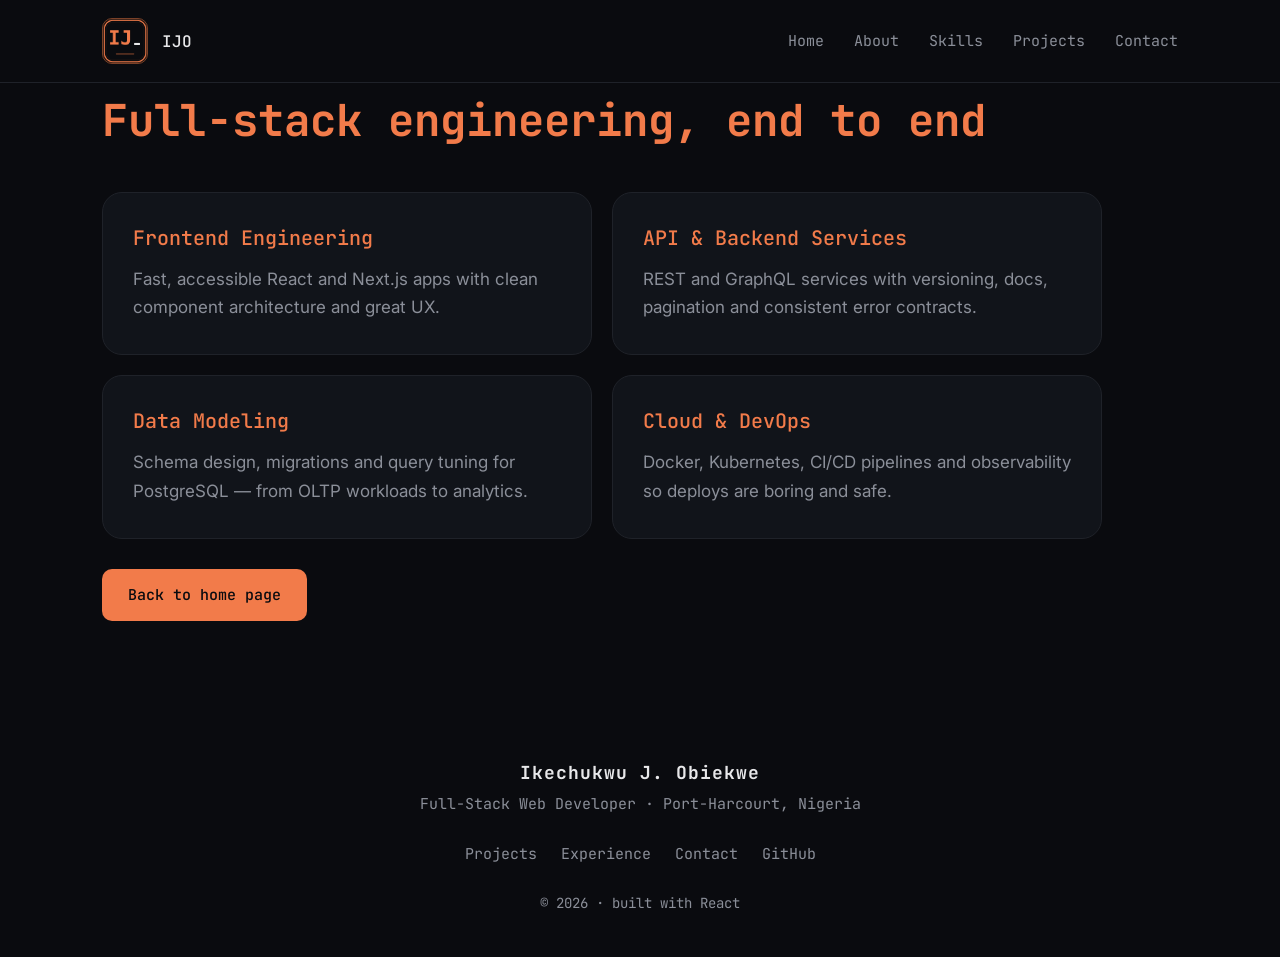
<file: about.html>
<!DOCTYPE html>
<html lang="en">

<head>
    <meta charset="UTF-8">
    <meta name="viewport" content="width=device-width, initial-scale=1.0">
    <title>About page</title>

    <link rel="preconnect" href="https://fonts.googleapis.com">
    <link rel="preconnect" href="https://fonts.gstatic.com" crossorigin>
    <link
        href="https://fonts.googleapis.com/css2?family=Inter:wght@400;500&family=JetBrains+Mono:wght@400;500;700&display=swap"
        rel="stylesheet">

    <link rel="stylesheet" href="/about.css">
    <link rel="stylesheet" href="style.css">
    <link rel="shortcut icon" href="/images/favicon.ico" type="">
</head>

<body>
    <!-- navbar -->
     <header class="navbar">
        <div class="brand">
            <div class="brand-icon"><img src="/images/favicon.png" alt="Ikechukwu"></div>
            <span>IJO</span>
        </div>

        <nav class="nav-links" id="navLinks">
            <a href="/index.html">Home</a>
            <a href="/about.html">About</a>
            <a href="/skills.html">Skills</a>
            <a href="/project.html">Projects</a>
            <a href="/contact.html">Contact</a>
        </nav>

        <button class="menu-btn" id="menuBtn" aria-label="Menu">
            <span></span>
            <span></span>
            <span></span>
        </button>
    </header>

    <!-- what i do -->
    <section class="services" id="about">
        <div class="services-inner">
            <!-- <p class="eyebrow">// WHAT I DO</p> -->

            <h2>Full-stack engineering, end to end</h2>

            <div class="cards">
                <div class="card">
                    <h3>Frontend Engineering</h3>
                    <p>Fast, accessible React and Next.js apps with clean component architecture and great UX.</p>
                </div>

                <div class="card">
                    <h3>API &amp; Backend Services</h3>
                    <p>REST and GraphQL services with versioning, docs, pagination and consistent error contracts.</p>
                </div>

                <div class="card">
                    <h3>Data Modeling</h3>
                    <p>Schema design, migrations and query tuning for PostgreSQL — from OLTP workloads to analytics.</p>
                </div>

                <div class="card">
                    <h3>Cloud &amp; DevOps</h3>
                    <p>Docker, Kubernetes, CI/CD pipelines and observability so deploys are boring and safe.</p>
                </div>
            </div>
        </div>

        <div class="about-button">
          <a href="/index.html" class="btn btn-orange">Back to home page</a>  
        </div>
    </section>

    <footer class="footer">
        <p class="footer-name">Ikechukwu J. Obiekwe</p>
        <p class="footer-role">Full-Stack Web Developer · Port-Harcourt, Nigeria</p>

        <div class="footer-links">
            <a href="/project.html">Projects</a>
            <a href="#">Experience</a>
            <a href="/contact.html">Contact</a>
            <a href="#">GitHub</a>
        </div>

        <p class="footer-copy">© 2026 · built with React</p>
    </footer>

    <script src="/about.js"></script>

</body>

</html>
</file>
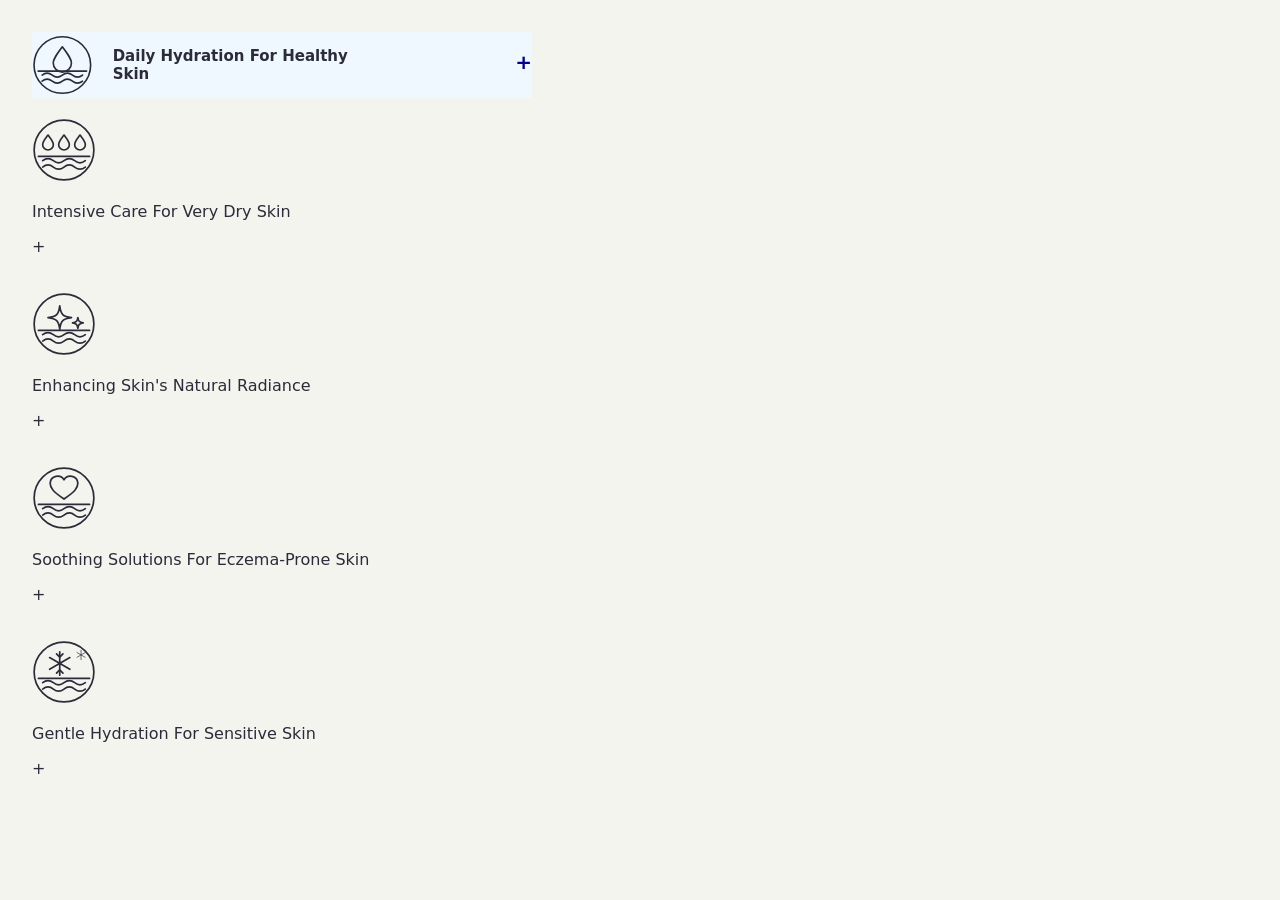
<file: amaka.html>
<!doctype html>
<html lang="en">

<head>
    <meta charset="utf-8">
    <meta name="viewport" content="width=device-width,initial-scale=1">
    <title>Badge icons</title>
    <link rel="stylesheet" href="/amaka.css">
</head>

<body>
    <section class="row">

        <div class="daily">
            <svg xmlns="http://www.w3.org/2000/svg" viewBox="0 0 60 60" width="64" height="64" fill="none"
                stroke="currentColor" stroke-width="1.6" stroke-linecap="round" stroke-linejoin="round" role="img"
                aria-label="Moisture">
                <circle cx="30" cy="30" r="28" />
                <path d="M6 36h48" />
                <path d="M30 12c-6 8-9 12-9 16a9 9 0 0 0 18 0c0-4-3-8-9-16z" />
                <path d="M10 40q5-4 10 0t10 0t10 0t10 0" />
                <path d="M10 46q5-4 10 0t10 0t10 0t10 0" />
            </svg>
            <p>Daily Hydration For Healthy Skin</p>
            <p class="plusi">+</p>
        </div>

        <div class="intensive">
            <svg xmlns="http://www.w3.org/2000/svg" viewBox="0 0 60 60" width="64" height="64" fill="none"
                stroke="currentColor" stroke-width="1.6" stroke-linecap="round" stroke-linejoin="round" role="img"
                aria-label="Deep moisture">
                <circle cx="30" cy="30" r="28" />
                <path d="M6 36h48" />
                <path d="M15 16c-3 4-5 6-5 9a5 5 0 0 0 10 0c0-3-2-5-5-9z" />
                <path d="M30 16c-3 4-5 6-5 9a5 5 0 0 0 10 0c0-3-2-5-5-9z" />
                <path d="M45 16c-3 4-5 6-5 9a5 5 0 0 0 10 0c0-3-2-5-5-9z" />
                <path d="M10 40q5-4 10 0t10 0t10 0t10 0" />
                <path d="M10 46q5-4 10 0t10 0t10 0t10 0" />
            </svg>
            <p>Intensive Care For Very Dry Skin</p>
            <p>+</p>
        </div>

        <div class="enhancing">
            <svg xmlns="http://www.w3.org/2000/svg" viewBox="0 0 60 60" width="64" height="64" fill="none"
                stroke="currentColor" stroke-width="1.6" stroke-linecap="round" stroke-linejoin="round" role="img"
                aria-label="Glow">
                <circle cx="30" cy="30" r="28" />
                <path d="M6 36h48" />
                <path d="M26 13c1 8 3 10 11 11-8 1-10 3-11 11-1-8-3-10-11-11 8-1 10-3 11-11z" />
                <path d="M43 24c.5 3.5 1.5 4.5 5 5-3.5.5-4.5 1.5-5 5-.5-3.5-1.5-4.5-5-5 3.5-.5 4.5-1.5 5-5z" />
                <path d="M10 40q5-4 10 0t10 0t10 0t10 0" />
                <path d="M10 46q5-4 10 0t10 0t10 0t10 0" />
            </svg>
            <p>Enhancing Skin's Natural Radiance</p>
            <p>+</p>
        </div>

        <div class="soothing">
            <svg xmlns="http://www.w3.org/2000/svg" viewBox="0 0 60 60" width="64" height="64" fill="none"
                stroke="currentColor" stroke-width="1.6" stroke-linecap="round" stroke-linejoin="round" role="img"
                aria-label="Care">
                <circle cx="30" cy="30" r="28" />
                <path d="M6 36h48" />
                <path d="M30 31c-10-7-13-10-13-15a7 7 0 0 1 13-3 7 7 0 0 1 13 3c0 5-3 8-13 15z" />
                <path d="M10 40q5-4 10 0t10 0t10 0t10 0" />
                <path d="M10 46q5-4 10 0t10 0t10 0t10 0" />
            </svg>
            <p>Soothing Solutions For Eczema-Prone Skin</p>
            <p>+</p>
        </div>

        <div class="gentle">
            <svg xmlns="http://www.w3.org/2000/svg" viewBox="0 0 60 60" width="64" height="64" fill="none"
                stroke="currentColor" stroke-width="1.6" stroke-linecap="round" stroke-linejoin="round" role="img"
                aria-label="Cool">
                <circle cx="30" cy="30" r="28" />
                <path d="M6 36h48" />
                <g transform="translate(26 22)">
                    <path d="M0-11v22M-9.5-5.5l19 11M-9.5 5.5l19-11" />
                    <path d="M-3-9L0-6l3-3M-3 9L0 6l3 3" />
                </g>
                <g transform="translate(46 14) scale(.4)">
                    <path d="M0-11v22M-9.5-5.5l19 11M-9.5 5.5l19-11" />
                </g>
                <path d="M10 40q5-4 10 0t10 0t10 0t10 0" />
                <path d="M10 46q5-4 10 0t10 0t10 0t10 0" />
            </svg>
            <p>Gentle Hydration For Sensitive Skin</p>
            <p>+</p>
        </div>

    </section>
</body>

</html>
</file>
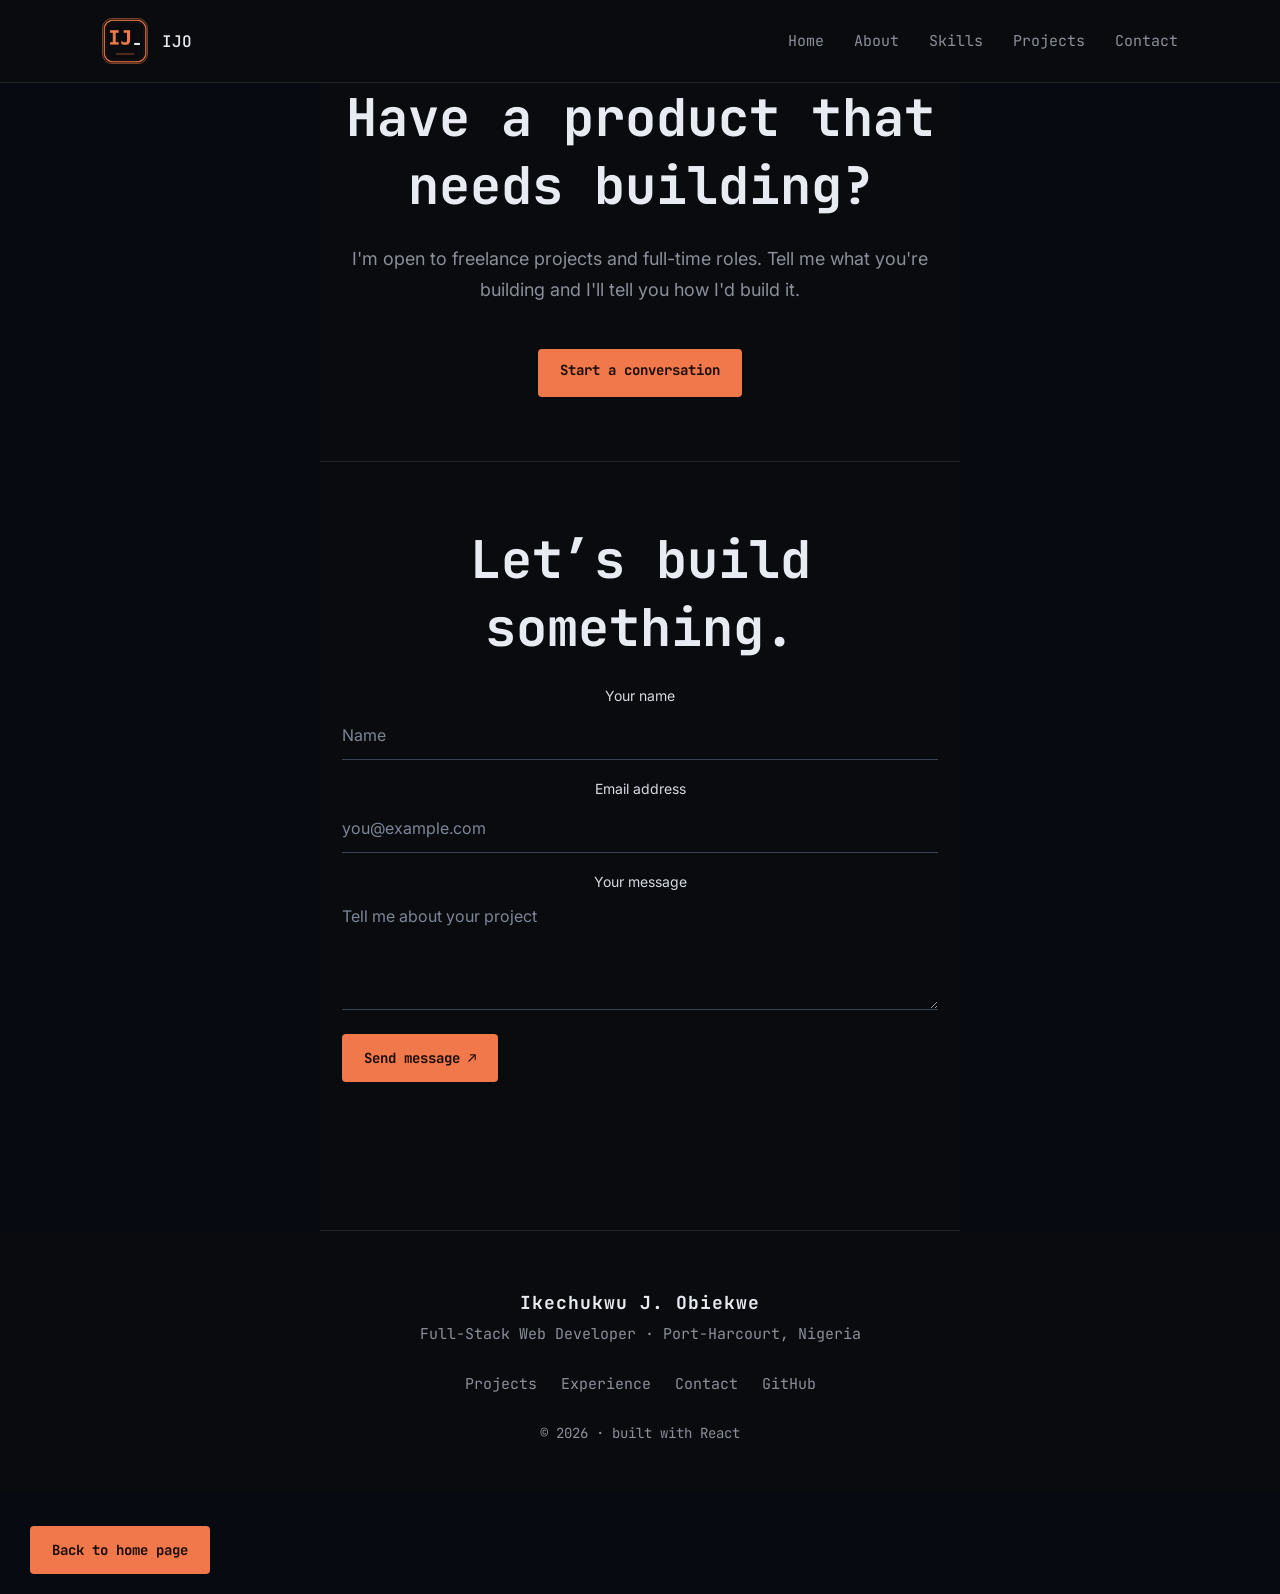
<file: contact.html>
<!DOCTYPE html>
<html lang="en">

<head>
    <meta charset="UTF-8">
    <meta name="viewport" content="width=device-width, initial-scale=1.0">
    <title>Contact | Ikechukwu</title>

    <link rel="preconnect" href="https://fonts.googleapis.com">
    <link rel="preconnect" href="https://fonts.gstatic.com" crossorigin>
    <link
        href="https://fonts.googleapis.com/css2?family=Inter:wght@400;500&family=JetBrains+Mono:wght@400;500;700&display=swap"
        rel="stylesheet">

    <link rel="stylesheet" href="/style.css">
    <link rel="stylesheet" href="/contact.css">
    <link rel="stylesheet" href="/contactform.css">
    <link rel="shortcut icon" href="/images/favicon.ico" type="">
</head>

<body>
    <!-- navbar -->
    <header class="navbar">
        <div class="brand">
            <div class="brand-icon"><img src="/images/favicon.png" alt="Ikechukwu"></div>
            <span>IJO</span>
        </div>

        <nav class="nav-links" id="navLinks">
            <a href="/index.html">Home</a>
            <a href="/about.html">About</a>
            <a href="/skills.html">Skills</a>
            <a href="/project.html">Projects</a>
            <a href="/contact.html">Contact</a>
        </nav>

        <button class="menu-btn" id="menuBtn" aria-label="Menu">
            <span></span>
            <span></span>
            <span></span>
        </button>
    </header>

    <section class="contact" id="contact">
        <div class="contact-inner">
            <!-- <p class="eyebrow">// NEXT STEP</p> -->

            <h2>Have a product that needs building?</h2>

            <p>I'm open to freelance projects and full-time roles. Tell me what you're building and I'll tell you how
                I'd build it.</p>

            <a href="mailto:yourname@email.com" class="btn btn-orange">Start a conversation</a>
        </div>
    </section>

    <section class="contact" id="contact">
        <!-- <p class="eyebrow">// Contact</p> -->
        <h2>Let’s build something.</h2>

        <form class="form" id="contact-form" novalidate>
            <div class="field">
                <label for="contact-name">Your name</label>
                <input id="contact-name" name="name" type="text" placeholder="Name" autocomplete="name" required>
            </div>

            <div class="field">
                <label for="contact-email">Email address</label>
                <input id="contact-email" name="email" type="email" placeholder="you@example.com" autocomplete="email"
                    required>
            </div>

            <div class="field">
                <label for="contact-message">Your message</label>
                <textarea id="contact-message" name="message" rows="3" placeholder="Tell me about your project"
                    required></textarea>
            </div>

            <button class="btn" type="submit">Send message <span aria-hidden="true">↗</span></button>

            <p class="status" id="form-status" aria-live="polite"></p>
        </form>
    </section>


    <!-- footer -->
    <footer class="footer">
        <p class="footer-name">Ikechukwu J. Obiekwe</p>
        <p class="footer-role">Full-Stack Web Developer · Port-Harcourt, Nigeria</p>

        <div class="footer-links">
            <a href="/project.html">Projects</a>
            <a href="#">Experience</a>
            <a href="/contact.html">Contact</a>
            <a href="#">GitHub</a>
        </div>

        <p class="footer-copy">© 2026 · built with React</p>
    </footer>

    <div class="skill-buttonlast">
        <a href="/index.html" class="btn btn-orange">Back to home page</a>
    </div>

    <script src="/contact.js"></script>
    <script src="/contactform.js"></script>

</body>

</html>
</file>
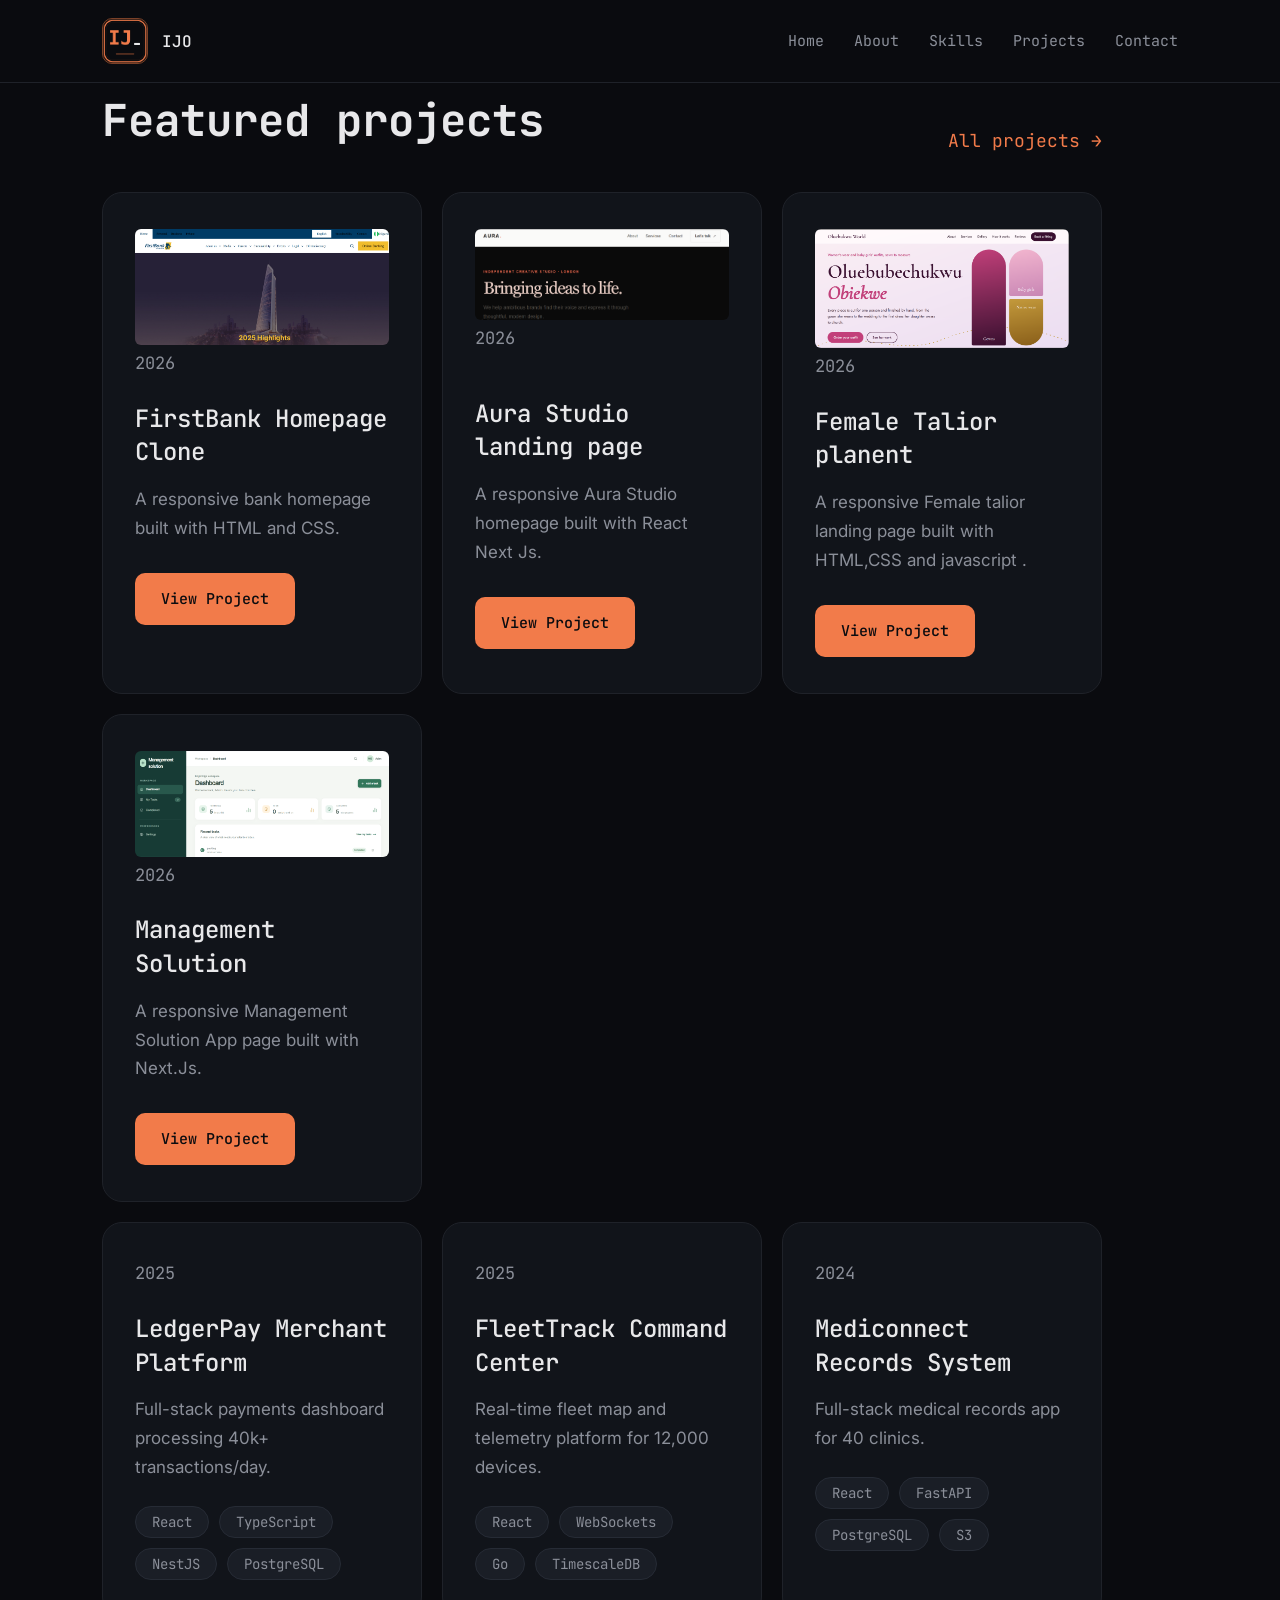
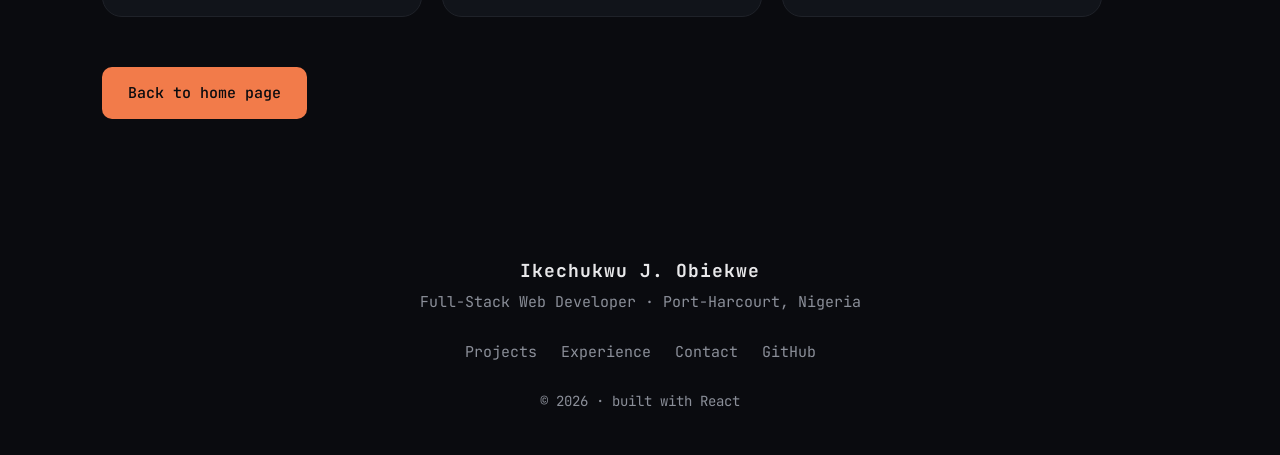
<file: project.html>
<!DOCTYPE html>
<html lang="en">

<head>
    <meta charset="UTF-8">
    <meta name="viewport" content="width=device-width, initial-scale=1.0">
    <title>Projects | Ikechukwu</title>

    <link rel="preconnect" href="https://fonts.googleapis.com">
    <link rel="preconnect" href="https://fonts.gstatic.com" crossorigin>
    <link
        href="https://fonts.googleapis.com/css2?family=Inter:wght@400;500&family=JetBrains+Mono:wght@400;500;700&display=swap"
        rel="stylesheet">

    <link rel="stylesheet" href="style.css">
    <link rel="stylesheet" href="/project.css">
    <link rel="shortcut icon" href="/images/favicon.ico" type="">
</head>

<body>
    <!-- navbar -->
    <header class="navbar">
        <div class="brand">
            <div class="brand-icon"><img src="/images/favicon.png" alt="logo"></div>
            <span>IJO</span>
        </div>

        <nav class="nav-links" id="navLinks">
            <a href="/index.html">Home</a>
            <a href="/about.html">About</a>
            <a href="/skills.html">Skills</a>
            <a href="/project.html">Projects</a>
            <a href="/contact.html">Contact</a>
        </nav>

        <button class="menu-btn" id="menuBtn" aria-label="Menu">
            <span></span>
            <span></span>
            <span></span>
        </button>
    </header>

    <!-- featured projects -->
    <section class="projects" id="projects">
        <div class="projects-inner">

            <div class="projects-top">
                <div>
                    <!-- <p class="eyebrow">// SELECTED WORK</p> -->
                    <h2>Featured projects</h2>
                </div>
                <a href="#" class="all-projects">All projects →</a>
            </div>


            <div class="projects-grid">
                <div class="project-card">

                    <img src="/images/first bank page screenshot.png" alt="FirstBank homepage clone">

                    <p class="project-year">2026</p>
                    <h3>FirstBank Homepage Clone</h3>

                    <p>A responsive bank homepage built with HTML and CSS.</p>

                    <div class="project-button">
                        <a href="https://first-bank-clone-five.vercel.app/" target="_blank" class="btn btn-orange">View
                            Project</a>
                    </div>

                </div>


                <div class="project-card5">

                    <img src="/images/aura pic.png" alt="Aura Studio." class="aura-pic">

                    <p class="project-year">2026</p>
                    <br>
                    <h3>Aura Studio landing page</h3>

                    <p>A responsive Aura Studio homepage built with React Next Js.</p>

                    <div class="project-button">
                        <a href="https://aura-studio-2lj4.vercel.app" target="_blank" class="btn btn-orange">View
                            Project</a>
                    </div>

                </div>

                <div class="project-card">

                    <img src="/images/talior screenshot.png">

                    <p class="project-year">2026</p>
                    <h3> Female Talior planent</h3>

                    <p>A responsive Female talior landing page built with HTML,CSS and javascript .</p>

                    <div class="project-button">
                        <a href="https://talior-studio-1yvd.vercel.app" target="_blank" class="btn btn-orange">View
                            Project</a>
                    </div>

                </div>

            </div>

            <div class="projects-grid">
                <div class="project-card">

                    <img src="/images/management solution.png">

                    <p class="project-year">2026</p>
                    <h3> Management Solution</h3>

                    <p>A responsive  Management Solution App page built with Next.Js.</p>

                    <div class="project-button">
                        <a href="https://management-solution.vercel.app" target="_blank" class="btn btn-orange">View
                            Project</a>
                    </div>

                </div>

            </div>

            <div class="projects-grid">

                <div class="project-card">
                    <p class="project-year">2025</p>
                    <h3>LedgerPay Merchant Platform</h3>
                    <p>Full-stack payments dashboard processing 40k+ transactions/day.</p>
                    <div class="tags">
                        <span class="tag">React</span>
                        <span class="tag">TypeScript</span>
                        <span class="tag">NestJS</span>
                        <span class="tag">PostgreSQL</span>
                    </div>
                </div>

                <div class="project-card">
                    <p class="project-year">2025</p>
                    <h3>FleetTrack Command Center</h3>
                    <p>Real-time fleet map and telemetry platform for 12,000 devices.</p>
                    <div class="tags">
                        <span class="tag">React</span>
                        <span class="tag">WebSockets</span>
                        <span class="tag">Go</span>
                        <span class="tag">TimescaleDB</span>
                    </div>
                </div>

                <div class="project-card">
                    <p class="project-year">2024</p>
                    <h3>Mediconnect Records System</h3>
                    <p>Full-stack medical records app for 40 clinics.</p>
                    <div class="tags">
                        <span class="tag">React</span>
                        <span class="tag">FastAPI</span>
                        <span class="tag">PostgreSQL</span>
                        <span class="tag">S3</span>
                    </div>
                </div>
            </div>

        </div>


        <div class="project-button">
            <a href="/index.html" class="btn btn-orange">Back to home page</a>
        </div>
    </section>

    <footer class="footer">
        <p class="footer-name">Ikechukwu J. Obiekwe</p>
        <p class="footer-role">Full-Stack Web Developer · Port-Harcourt, Nigeria</p>

        <div class="footer-links">
            <a href="/project.html">Projects</a>
            <a href="#">Experience</a>
            <a href="/contact.html">Contact</a>
            <a href="#">GitHub</a>
        </div>

        <p class="footer-copy">© 2026 · built with React</p>
    </footer>

    <script src="/project.js"></script>

</body>

</html>
</file>
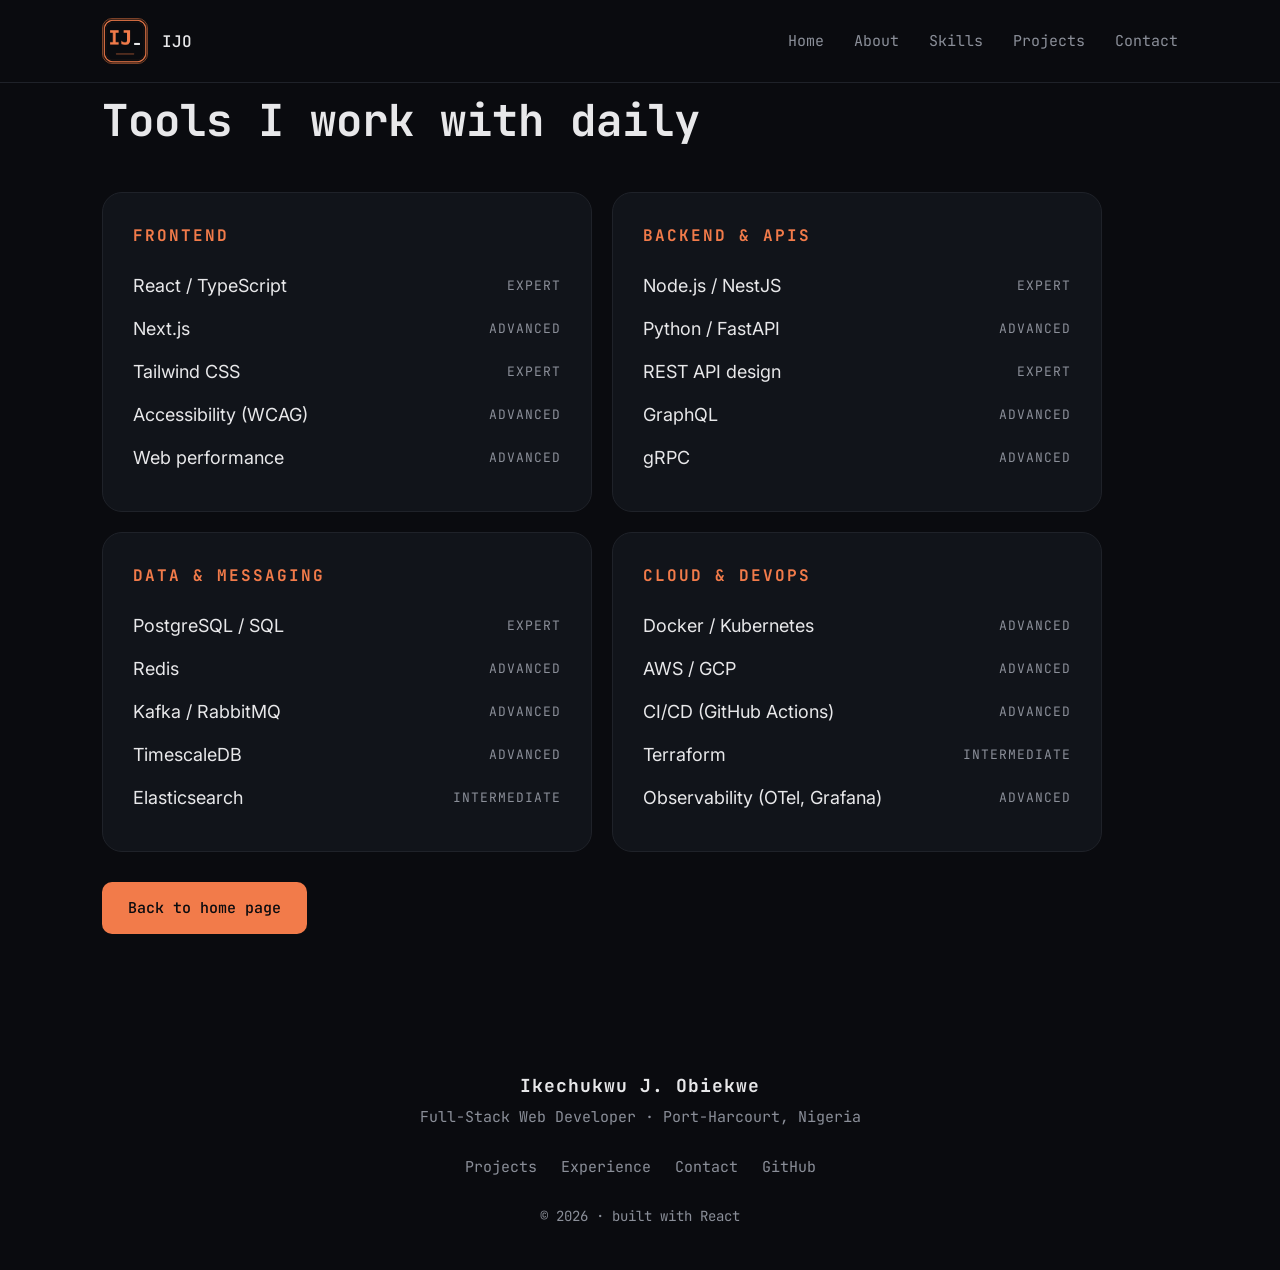
<file: skills.html>
<!DOCTYPE html>
<html lang="en">

<head>
        <meta charset="UTF-8">
        <meta name="viewport" content="width=device-width, initial-scale=1.0">
        <title>Tech Stack | Ikechukwu</title>

        <link rel="preconnect" href="https://fonts.googleapis.com">
        <link rel="preconnect" href="https://fonts.gstatic.com" crossorigin>
        <link href="https://fonts.googleapis.com/css2?family=Inter:wght@400;500&family=JetBrains+Mono:wght@400;500;700&display=swap"
                rel="stylesheet">

        <link rel="stylesheet" href="/skills.css">
        <link rel="stylesheet" href="/style.css">
        <link rel="shortcut icon" href="/images/favicon.ico" type="">
</head>

<body>
        <!-- navbar -->
        <header class="navbar">
                <div class="brand">
                        <div class="brand-icon"><img src="/images/favicon.png" alt="Ikechukwu"></div>
                        <span>IJO</span>
                </div>

                <nav class="nav-links" id="navLinks">
                        <a href="/index.html">Home</a>
                        <a href="/about.html">About</a>
                        <a href="/skills.html">Skills</a>
                        <a href="/project.html">Projects</a>
                        <a href="/contact.html">Contact</a>
                </nav>

                <button class="menu-btn" id="menuBtn" aria-label="Menu">
                        <span></span>
                        <span></span>
                        <span></span>
                </button>
        </header>

        <!-- tech stack -->
        <section class="tech" id="skills">
                <div class="tech-inner">
                        <!-- <p class="eyebrow">// TECH STACK</p> -->

                        <h2>Tools I work with daily</h2>

                        <div class="tech-grid">

                                <div class="tech-card">
                                        <h3>Frontend</h3>
                                        <div class="tech-row"><span class="tech-name">React / TypeScript</span><span
                                                        class="tech-level">Expert</span></div>
                                        <div class="tech-row"><span class="tech-name">Next.js</span><span
                                                        class="tech-level">Advanced</span>
                                        </div>
                                        <div class="tech-row"><span class="tech-name">Tailwind CSS</span><span
                                                        class="tech-level">Expert</span></div>
                                        <div class="tech-row"><span class="tech-name">Accessibility (WCAG)</span><span
                                                        class="tech-level">Advanced</span></div>
                                        <div class="tech-row"><span class="tech-name">Web performance</span><span
                                                        class="tech-level">Advanced</span></div>
                                </div>

                                <div class="tech-card">
                                        <h3>Backend &amp; APIs</h3>
                                        <div class="tech-row"><span class="tech-name">Node.js / NestJS</span><span
                                                        class="tech-level">Expert</span></div>
                                        <div class="tech-row"><span class="tech-name">Python / FastAPI</span><span
                                                        class="tech-level">Advanced</span></div>
                                        <div class="tech-row"><span class="tech-name">REST API design</span><span
                                                        class="tech-level">Expert</span></div>
                                        <div class="tech-row"><span class="tech-name">GraphQL</span><span
                                                        class="tech-level">Advanced</span>
                                        </div>
                                        <div class="tech-row"><span class="tech-name">gRPC</span><span
                                                        class="tech-level">Advanced</span>
                                        </div>
                                </div>

                                <div class="tech-card">
                                        <h3>Data &amp; Messaging</h3>
                                        <div class="tech-row"><span class="tech-name">PostgreSQL / SQL</span><span
                                                        class="tech-level">Expert</span></div>
                                        <div class="tech-row"><span class="tech-name">Redis</span><span
                                                        class="tech-level">Advanced</span>
                                        </div>
                                        <div class="tech-row"><span class="tech-name">Kafka / RabbitMQ</span><span
                                                        class="tech-level">Advanced</span></div>
                                        <div class="tech-row"><span class="tech-name">TimescaleDB</span><span
                                                        class="tech-level">Advanced</span></div>
                                        <div class="tech-row"><span class="tech-name">Elasticsearch</span><span
                                                        class="tech-level">Intermediate</span></div>
                                </div>

                                <div class="tech-card">
                                        <h3>Cloud &amp; DevOps</h3>
                                        <div class="tech-row"><span class="tech-name">Docker / Kubernetes</span><span
                                                        class="tech-level">Advanced</span></div>
                                        <div class="tech-row"><span class="tech-name">AWS / GCP</span><span
                                                        class="tech-level">Advanced</span></div>
                                        <div class="tech-row"><span class="tech-name">CI/CD (GitHub Actions)</span><span
                                                        class="tech-level">Advanced</span></div>
                                        <div class="tech-row"><span class="tech-name">Terraform</span><span
                                                        class="tech-level">Intermediate</span></div>
                                        <div class="tech-row"><span class="tech-name">Observability (OTel,
                                                        Grafana)</span><span class="tech-level">Advanced</span></div>
                                </div>

                        </div>
                </div>

                <div class="skill-button">
                        <a href="/index.html" class="btn btn-orange">Back to home page</a>
                </div>
        </section>

        <footer class="footer">
        <p class="footer-name">Ikechukwu J. Obiekwe</p>
        <p class="footer-role">Full-Stack Web Developer · Port-Harcourt, Nigeria</p>

        <div class="footer-links">
            <a href="/project.html">Projects</a>
            <a href="#">Experience</a>
            <a href="/contact.html">Contact</a>
            <a href="#">GitHub</a>
        </div>

        <p class="footer-copy">© 2026 · built with React</p>
    </footer>

        <script src="/skills.js"></script>

</body>
</file>
<file: about.css>
/* WHAT I DO */
.services {
    padding: 90px 24px 70px;
    background: #0a0b0f;
}

.services-inner {
    max-width: 1000px;
    margin: 0 auto;
}

.services h2 {
    font-family: "JetBrains Mono", monospace;
    font-size: 34px;
    line-height: 1.4;
    font-weight: 700;
    margin-bottom: 40px;
    color: #f27b4a;
}

.cards {
    display: flex;
    flex-direction: column;
    gap: 20px;
}

.card {
    padding: 32px 30px;
    background: #11141a;
    border: 1px solid #1f2229;
    border-radius: 20px;
    transition: 0.3s;
}

.card:hover {
    border-color: #7a4128;
    box-shadow: 0 0 40px rgba(242, 123, 74, 0.15);
}

.card h3 {
    font-family: "JetBrains Mono", monospace;
    color: #f27b4a;
    font-size: 20px;
    font-weight: 500;
    margin-bottom: 14px;
}

.card p {
    color: #8b8f99;
    font-size: 17px;
    line-height: 1.7;
    margin: 0;
}

.about-button{
    display: flex;
    margin-top: 30px;
}

.footer {
    padding: 50px 24px 45px;
    background: #0a0b0f;
    text-align: center;
    font-family: "JetBrains Mono", monospace;
}

.footer-name {
    font-size: 18px;
    font-weight: 700;
    letter-spacing: 1px;
    margin-bottom: 10px;
}

.footer-role {
    font-size: 15px;
    color: #8b8f99;
    margin-bottom: 30px;
}

.footer-links {
    display: flex;
    justify-content: center;
    flex-wrap: wrap;
    gap: 14px 24px;
    margin-bottom: 30px;
}

.footer-links a {
    color: #8b8f99;
    text-decoration: none;
    font-size: 15px;
}

.footer-links a:hover {
    color: #f27b4a;
}

.footer-copy {
    font-size: 14px;
    color: #8b8f99;
}


@media (min-width: 800px) {
    .services {
        padding: 90px 8%;
    }

    .services-inner {
        margin: 0;
    }

    .services h2 {
        font-size: 44px;
    }

    .cards {
        display: grid;
        grid-template-columns: 1fr 1fr;
    }
}

/* DESKTOP */
@media (min-width: 800px) {
    .navbar {
        padding: 18px 8%;
    }

    .menu-btn {
        display: none;
    }

    .nav-links {
        display: flex;
        flex-direction: row;
        position: static;
        border: none;
        padding: 0;
        gap: 30px;
    }

    .hero {
        padding: 110px 8% 110px;
    }

    .hero-inner {
        margin: 0;
    }

    .hero h1 {
        font-size: 64px;
    }
}
</file>
<file: style.css>
* {
    margin: 0;
    padding: 0;
    box-sizing: border-box;
}

body {
    background: #0a0b0f;
    color: #e8e8ea;
    font-family: "Inter", Arial, sans-serif;
}

.mono {
    font-family: "JetBrains Mono", monospace;
}

/* NAVBAR */
.navbar {
    display: flex;
    justify-content: space-between;
    align-items: center;
    padding: 16px 24px;
    border-bottom: 1px solid #1f2229;
    background: #0a0b0f;
    position: fixed;
    width: 100vw;
    z-index: 1;
}

.brand {
    display: flex;
    align-items: center;
    gap: 14px;
    font-family: "JetBrains Mono", monospace;
    font-weight: 500;
}

.brand-icon {
    width: 46px;
    height: 46px;
    display: flex;
    align-items: center;
    justify-content: center;
    border: 1px solid #7a4128;
    background: #1a1210;
    border-radius: 10px;
    color: #f27b4a;
    font-size: 15px;
}

.menu-btn {
    width: 50px;
    height: 50px;
    border: 1px solid #1f2229;
    background: #0d0f14;
    border-radius: 10px;
    cursor: pointer;
    display: flex;
    flex-direction: column;
    justify-content: center;
    align-items: center;
    gap: 5px;
}

.menu-btn span {
    width: 22px;
    height: 2px;
    background: #e8e8ea;
}

.nav-links {
    display: none;
    flex-direction: column;
    position: absolute;
    top: 100%;
    left: 0;
    right: 0;
    background: #0a0b0f;
    border-bottom: 1px solid #1f2229;
    padding: 10px 24px 20px;
    z-index: 10;
}

.nav-links.open {
    display: flex;
}

.nav-links a {
    color: #8b8f99;
    text-decoration: none;
    font-family: "JetBrains Mono", monospace;
    font-size: 15px;
    padding: 12px 0;
}

.nav-links a:hover {
    color: #f27b4a;
}

/* HERO */
.hero {
    padding: 90px 24px 70px;
    background-color: #0a0b0f;
    background-image:
        radial-gradient(ellipse at 30% 0%, rgba(242, 123, 74, 0.15), transparent 55%),
        linear-gradient(rgba(255, 255, 255, 0.03) 1px, transparent 1px),
        linear-gradient(90deg, rgba(255, 255, 255, 0.03) 1px, transparent 1px);
    background-size: 100% 100%, 40px 40px, 40px 40px;
}

.hero-inner {
    max-width: 1000px;
    margin: 0 auto;
}

.eyebrow {
    font-family: "JetBrains Mono", monospace;
    color: #f27b4a;
    font-size: 15px;
    letter-spacing: 2px;
    margin-bottom: 25px;
}

.hero h1 {
    font-family: "JetBrains Mono", monospace;
    font-size: 44px;
    line-height: 1.2;
    font-weight: 700;
    margin-bottom: 30px;
}

.hero h1 span {
    color: #f27b4a;
}

.hero p {
    color: #8b8f99;
    font-size: 18px;
    line-height: 1.7;
    max-width: 560px;
    margin-bottom: 35px;
}

.buttons {
    display: flex;
    gap: 14px;
    flex-wrap: wrap;
    margin-bottom: 50px;
}

.btn {
    padding: 16px 26px;
    border-radius: 10px;
    text-decoration: none;
    font-family: "JetBrains Mono", monospace;
    font-size: 15px;
    font-weight: 500;
}

.btn-orange {
    background: #f27b4a;
    color: #0a0b0f;
}

.btn-dark {
    background: #0d0f14;
    color: #e8e8ea;
    border: 1px solid #1f2229;
}

/* STATS */
.stats {
    display: flex;
    gap: 35px;
    flex-wrap: wrap;
}

.stat-number {
    font-family: "JetBrains Mono", monospace;
    color: #f27b4a;
    font-size: 32px;
    font-weight: 500;
    margin-bottom: 8px;
}

.stat-label {
    font-family: "JetBrains Mono", monospace;
    color: #8b8f99;
    font-size: 13px;
    letter-spacing: 1.5px;
    text-transform: uppercase;
}


/* PROFILE PHOTO */

/* small photo inside the logo box */
.brand-icon {
    overflow: hidden;
    padding: 0;
}

.brand-icon img {
    width: 100%;
    height: 100%;
    object-fit: cover;
    display: block;
}

/* layout: text and photo together */
.hero-wrap {
    display: flex;
    flex-direction: column;
    gap: 50px;
    max-width: 1000px;
    margin: 0 auto;
}

/* big photo in the hero */
.hero-photo {
    position: relative;
    width: 100%;
    max-width: 380px;
    margin: 0 auto;
    border-radius: 24px;
    overflow: hidden;
    border: 1px solid #7a4128;
    box-shadow: 0 0 60px rgba(242, 123, 74, 0.2);
}

.hero-photo img {
    display: block;
    width: 100%;
    height: auto;
    /* darker, calmer colours so the photo sits in the dark page */
    filter: brightness(0.8) contrast(1.1) saturate(0.85);
}

/* soft orange tint to match the theme */
.hero-photo::before {
    content: "";
    position: absolute;
    inset: 0;
    background: rgba(242, 123, 74, 0.18);
    mix-blend-mode: soft-light;
    z-index: 1;
}

/* dark edges and bottom fade into the page background */
.hero-photo::after {
    content: "";
    position: absolute;
    inset: 0;
    background:
        radial-gradient(ellipse at center, transparent 45%, rgba(10, 11, 15, 0.8) 100%),
        linear-gradient(to top, #0a0b0f 0%, transparent 35%);
    z-index: 2;
}

.footer {
    padding: 50px 24px 45px;
    background: #0a0b0f;
    text-align: center;
    font-family: "JetBrains Mono", monospace;
}

.footer-name {
    font-size: 18px;
    font-weight: 700;
    letter-spacing: 1px;
    margin-bottom: 10px;
}

.footer-role {
    font-size: 15px;
    color: #8b8f99;
    margin-bottom: 30px;
}

.footer-links {
    display: flex;
    justify-content: center;
    flex-wrap: wrap;
    gap: 14px 24px;
    margin-bottom: 30px;
}

.footer-links a {
    color: #8b8f99;
    text-decoration: none;
    font-size: 15px;
}

.footer-links a:hover {
    color: #f27b4a;
}

.footer-copy {
    font-size: 14px;
    color: #8b8f99;
}


/* DESKTOP */
@media (min-width: 800px) {
    .hero-wrap {
        flex-direction: row;
        align-items: center;
        justify-content: space-between;
        gap: 60px;
        max-width: none;
        margin: 0;
    }

    .hero-wrap .hero-inner {
        flex: 1;
    }

    .hero-wrap .hero h1,
    .hero-wrap h1 {
        font-size: 52px;
    }

    .hero-photo {
        flex-shrink: 0;
        width: 380px;
        margin: 0;
    }
}


/* DESKTOP */
@media (min-width: 800px) {
    .navbar {
        padding: 18px 8%;
    }

    .menu-btn {
        display: none;
    }

    .nav-links {
        display: flex;
        flex-direction: row;
        position: static;
        border: none;
        padding: 0;
        gap: 30px;
    }

    .hero {
        padding: 110px 8% 110px;
    }

    .hero-inner {
        margin: 0;
    }

    .hero h1 {
        font-size: 64px;
    }
}
</file>
<file: amaka.css>
body {
    font-family: system-ui, sans-serif;
    margin: 0;
    padding: 2rem;
    background: #f4f4ee;
    color: #2b2b3a
}

.row {
    display: grid;
    gap: 20px;

}

.daily {
    display: flex;
    gap: 20px;
    align-items: center;
    background-color: aliceblue;
    width: 500px;
    font-size: 15px;
    font-weight: 600;
}

.plusi {
    margin-left: 120px;
    color: darkblue;
    font-size: 20px;
    font-weight: 600;
    margin-top: 13px;
}
</file>
<file: contact.css>
/* CONTACT (NEXT STEP) SECTION */
.contact {
    padding: 90px 24px 90px;
    background: #0a0b0f;
    text-align: center;
    border-bottom: 1px solid #1f2229;
}

.contact-inner {
    max-width: 700px;
    margin: 0 auto;
    margin-top: 20px;
}

.contact .eyebrow {
    margin-bottom: 20px;
}

.contact h2 {
    font-family: "JetBrains Mono", monospace;
    font-size: 38px;
    line-height: 1.3;
    font-weight: 700;
    margin-bottom: 25px;
}

.contact p {
    color: #8b8f99;
    font-size: 18px;
    line-height: 1.7;
    margin-bottom: 40px;
}

.contact .btn {
    display: inline-block;
}

.contact-button {
    display: flex;
    margin-top: 10px;
    padding-right: 1370px;
}

.skill-buttonlast {
    display: flex;
    margin-top: 30px;
    padding-left: 30px;
    padding-bottom: 20px;
}

/* FOOTER */
.footer {
    padding: 50px 24px 45px;
    background: #0a0b0f;
    text-align: center;
    font-family: "JetBrains Mono", monospace;
}

.footer-name {
    font-size: 18px;
    font-weight: 700;
    letter-spacing: 1px;
    margin-bottom: 10px;
}

.footer-role {
    font-size: 15px;
    color: #8b8f99;
    margin-bottom: 30px;
}

.footer-links {
    display: flex;
    justify-content: center;
    flex-wrap: wrap;
    gap: 14px 24px;
    margin-bottom: 30px;
}

.footer-links a {
    color: #8b8f99;
    text-decoration: none;
    font-size: 15px;
}

.footer-links a:hover {
    color: #f27b4a;
}

.footer-copy {
    font-size: 14px;
    color: #8b8f99;
}



/* DESKTOP */
@media (min-width: 800px) {
    .contact {
        padding: 110px 8%;
    }

    .contact h2 {
        font-size: 52px;
    }

    .footer {
        padding: 60px 8% 50px;
    }
}
</file>
<file: contactform.css>
:root {
    --bg: #070a10;
    --line: #3a4150;
    --text: #e8ecf2;
    --muted: #8b93a1;
    --accent: #f0784a;
    --accent-soft: #f0a18e;
    --mono: 'JetBrains Mono', ui-monospace, Menlo, Consolas, monospace;
    --sans: 'Inter', system-ui, sans-serif;
}

*,
*::before,
*::after {
    box-sizing: border-box
}

body {
    margin: 0;
    background: var(--bg);
    color: var(--text);
    font-family: var(--sans)
}

.contact {
    max-width: 640px;
    margin: 0 auto;
    padding: 64px 22px
}

.eyebrow {
    font-family: var(--mono);
    color: var(--accent);
    letter-spacing: .14em;
    text-transform: uppercase;
    font-size: 14px;
    margin: 0 0 16px
}

h2 {
    font-family: var(--mono);
    font-size: clamp(28px, 7vw, 42px);
    margin: 0 0 40px;
    line-height: 1.2
}

.form {
    display: grid;
    gap: 20px
}

.field {
    display: grid;
    gap: 8px
}

label {
    font-size: 14px;
    color: #d6dae1
}

input,
textarea {
    min-height: 48px;
    width: 100%;
    padding: 8px 0;
    background: transparent;
    border: 0;
    border-bottom: 1px solid var(--line);
    border-radius: 0;
    color: #fff;
    font: inherit;
    font-size: 16px;
    outline: none;
    transition: border-color .2s;
}

textarea {
    min-height: 112px;
    resize: vertical
}

input::placeholder,
textarea::placeholder {
    color: #7d8696
}

input:focus,
textarea:focus {
    border-bottom-color: var(--accent-soft)
}

input.invalid,
textarea.invalid {
    border-bottom-color: #ff6b6b
}

.btn {
    margin-top: 4px;
    width: fit-content;
    min-height: 48px;
    padding: 12px 22px;
    display: inline-flex;
    align-items: center;
    justify-content: center;
    gap: 8px;
    background: var(--accent);
    color: #1a0d07;
    border: 0;
    border-radius: 4px;
    font-family: var(--mono);
    font-size: 14px;
    font-weight: 700;
    cursor: pointer;
    transition: background .2s, transform .15s;
}

.btn:hover {
    background: #d9673c;
    transform: translateY(-1px)
}

.btn:focus-visible {
    outline: 2px solid var(--accent-soft);
    outline-offset: 4px
}

.status {
    min-height: 24px;
    margin: 0;
    font-size: 14px;
    color: var(--accent-soft)
}

.status.error {
    color: #ff8a8a
}
</file>
<file: project.css>
/* FEATURED PROJECTS SECTION */
.projects {
    padding: 90px 24px 70px;
    background: #0a0b0f;
}

.projects-inner {
    max-width: 1000px;
    margin: 0 auto;
}

.projects-top {
    display: flex;
    flex-direction: column;
    gap: 20px;
    margin-bottom: 40px;
}

.projects h2 {
    font-family: "JetBrains Mono", monospace;
    font-size: 34px;
    line-height: 1.4;
    font-weight: 700;
}

.all-projects {
    font-family: "JetBrains Mono", monospace;
    font-size: 18px;
    color: #f27b4a;
    text-decoration: none;
}

.all-projects:hover {
    text-decoration: underline;
}

.projects-grid {
    display: flex;
    flex-direction: column;
    gap: 20px;
}

.project-card {
    padding: 36px 32px;
    background: #11141a;
    border: 1px solid #1f2229;
    border-radius: 20px;
    transition: 0.3s;
    margin-bottom: 20px;
}
.project-card5{
   padding: 36px 32px;
    background: #11141a;
    border: 1px solid #1f2229;
    border-radius: 20px;
    transition: 0.3s;
    margin-bottom: 20px; 
}

.project-card img {
  width: 100%;
  border-radius: 6px;
}

.aura-pic{
   width: 100%;
   /* height: 0%; */
  border-radius: 6px; 
}

.project-card:hover {
    border-color: #7a4128;
    box-shadow: 0 0 40px rgba(242, 123, 74, 0.15);
}

.project-card5:hover {
   border-color: #7a4128;
    box-shadow: 0 0 40px rgba(242, 123, 74, 0.15);  
}

.project-year {
    font-family: "JetBrains Mono", monospace;
    font-size: 16px;
    color: #8b8f99;
    margin-bottom: 22px;
}

.project-card h3 {
    font-family: "JetBrains Mono", monospace;
    font-size: 24px;
    font-weight: 500;
    line-height: 1.4;
    color: #e8e8ea;
    margin-bottom: 16px;
}

.project-card5 h3 {
    font-family: "JetBrains Mono", monospace;
    font-size: 24px;
    font-weight: 500;
    line-height: 1.4;
    color: #e8e8ea;
    margin-bottom: 16px;
}

.project-card p {
    color: #8b8f99;
    font-size: 17px;
    line-height: 1.7;
    margin-bottom: 24px;
}

.project-card5 p {
    color: #8b8f99;
    font-size: 17px;
    line-height: 1.7;
    margin-bottom: 24px;
}

.tags {
    display: flex;
    flex-wrap: wrap;
    gap: 10px;
}

.tag {
    padding: 6px 16px;
    background: #1a1e26;
    border: 1px solid #262b35;
    border-radius: 20px;
    font-family: "JetBrains Mono", monospace;
    font-size: 14px;
    color: #8b8f99;
}

.project-button{
    display: flex;
    margin-top: 30px;
}

.footer {
    padding: 50px 24px 45px;
    background: #0a0b0f;
    text-align: center;
    font-family: "JetBrains Mono", monospace;
}

.footer-name {
    font-size: 18px;
    font-weight: 700;
    letter-spacing: 1px;
    margin-bottom: 10px;
}

.footer-role {
    font-size: 15px;
    color: #8b8f99;
    margin-bottom: 30px;
}

.footer-links {
    display: flex;
    justify-content: center;
    flex-wrap: wrap;
    gap: 14px 24px;
    margin-bottom: 30px;
}

.footer-links a {
    color: #8b8f99;
    text-decoration: none;
    font-size: 15px;
}

.footer-links a:hover {
    color: #f27b4a;
}

.footer-copy {
    font-size: 14px;
    color: #8b8f99;
}


/* DESKTOP */
@media (min-width: 800px) {
    .projects {
        padding: 90px 8%;
    }

    .projects-inner {
        margin: 0;
    }

    .projects-top {
        flex-direction: row;
        justify-content: space-between;
        align-items: flex-end;
    }

    .projects h2 {
        font-size: 44px;
    }

    .projects-grid {
        display: grid;
        grid-template-columns: repeat(3, 1fr);
    }
}
</file>
<file: skills.css>
/* TECH STACK SECTION */
.tech {
    padding: 90px 24px 70px;
    background: #0a0b0f;
}

.tech-inner {
    max-width: 1000px;
    margin: 0 auto;
}

.tech h2 {
    font-family: "JetBrains Mono", monospace;
    font-size: 32px;
    line-height: 1.4;
    font-weight: 700;
    margin-bottom: 40px;
}

.tech-grid {
    display: flex;
    flex-direction: column;
    gap: 20px;
}

.tech-card {
    padding: 32px 30px;
    background: #11141a;
    border: 1px solid #1f2229;
    border-radius: 20px;
}

.tech-card h3 {
    font-family: "JetBrains Mono", monospace;
    color: #f27b4a;
    font-size: 16px;
    font-weight: 700;
    letter-spacing: 2px;
    text-transform: uppercase;
    margin-bottom: 18px;
}

.tech-row {
    display: flex;
    justify-content: space-between;
    align-items: center;
    gap: 15px;
    padding: 11px 0;
}

.tech-name {
    font-size: 18px;
    color: #e8e8ea;
}

.tech-level {
    font-family: "JetBrains Mono", monospace;
    font-size: 13px;
    letter-spacing: 1px;
    text-transform: uppercase;
    color: #8b8f99;
    white-space: nowrap;
}

.skill-button {
    display: flex;
    margin-top: 30px;
}



.footer {
    padding: 50px 24px 45px;
    background: #0a0b0f;
    text-align: center;
    font-family: "JetBrains Mono", monospace;
}

.footer-name {
    font-size: 18px;
    font-weight: 700;
    letter-spacing: 1px;
    margin-bottom: 10px;
}

.footer-role {
    font-size: 15px;
    color: #8b8f99;
    margin-bottom: 30px;
}

.footer-links {
    display: flex;
    justify-content: center;
    flex-wrap: wrap;
    gap: 14px 24px;
    margin-bottom: 30px;
}

.footer-links a {
    color: #8b8f99;
    text-decoration: none;
    font-size: 15px;
}

.footer-links a:hover {
    color: #f27b4a;
}

.footer-copy {
    font-size: 14px;
    color: #8b8f99;
}


/* DESKTOP */
@media (min-width: 800px) {
    .tech {
        padding: 90px 8%;
    }

    .tech-inner {
        margin: 0;
    }

    .tech h2 {
        font-size: 44px;
    }

    .tech-grid {
        display: grid;
        grid-template-columns: 1fr 1fr;
    }
}
</file>
